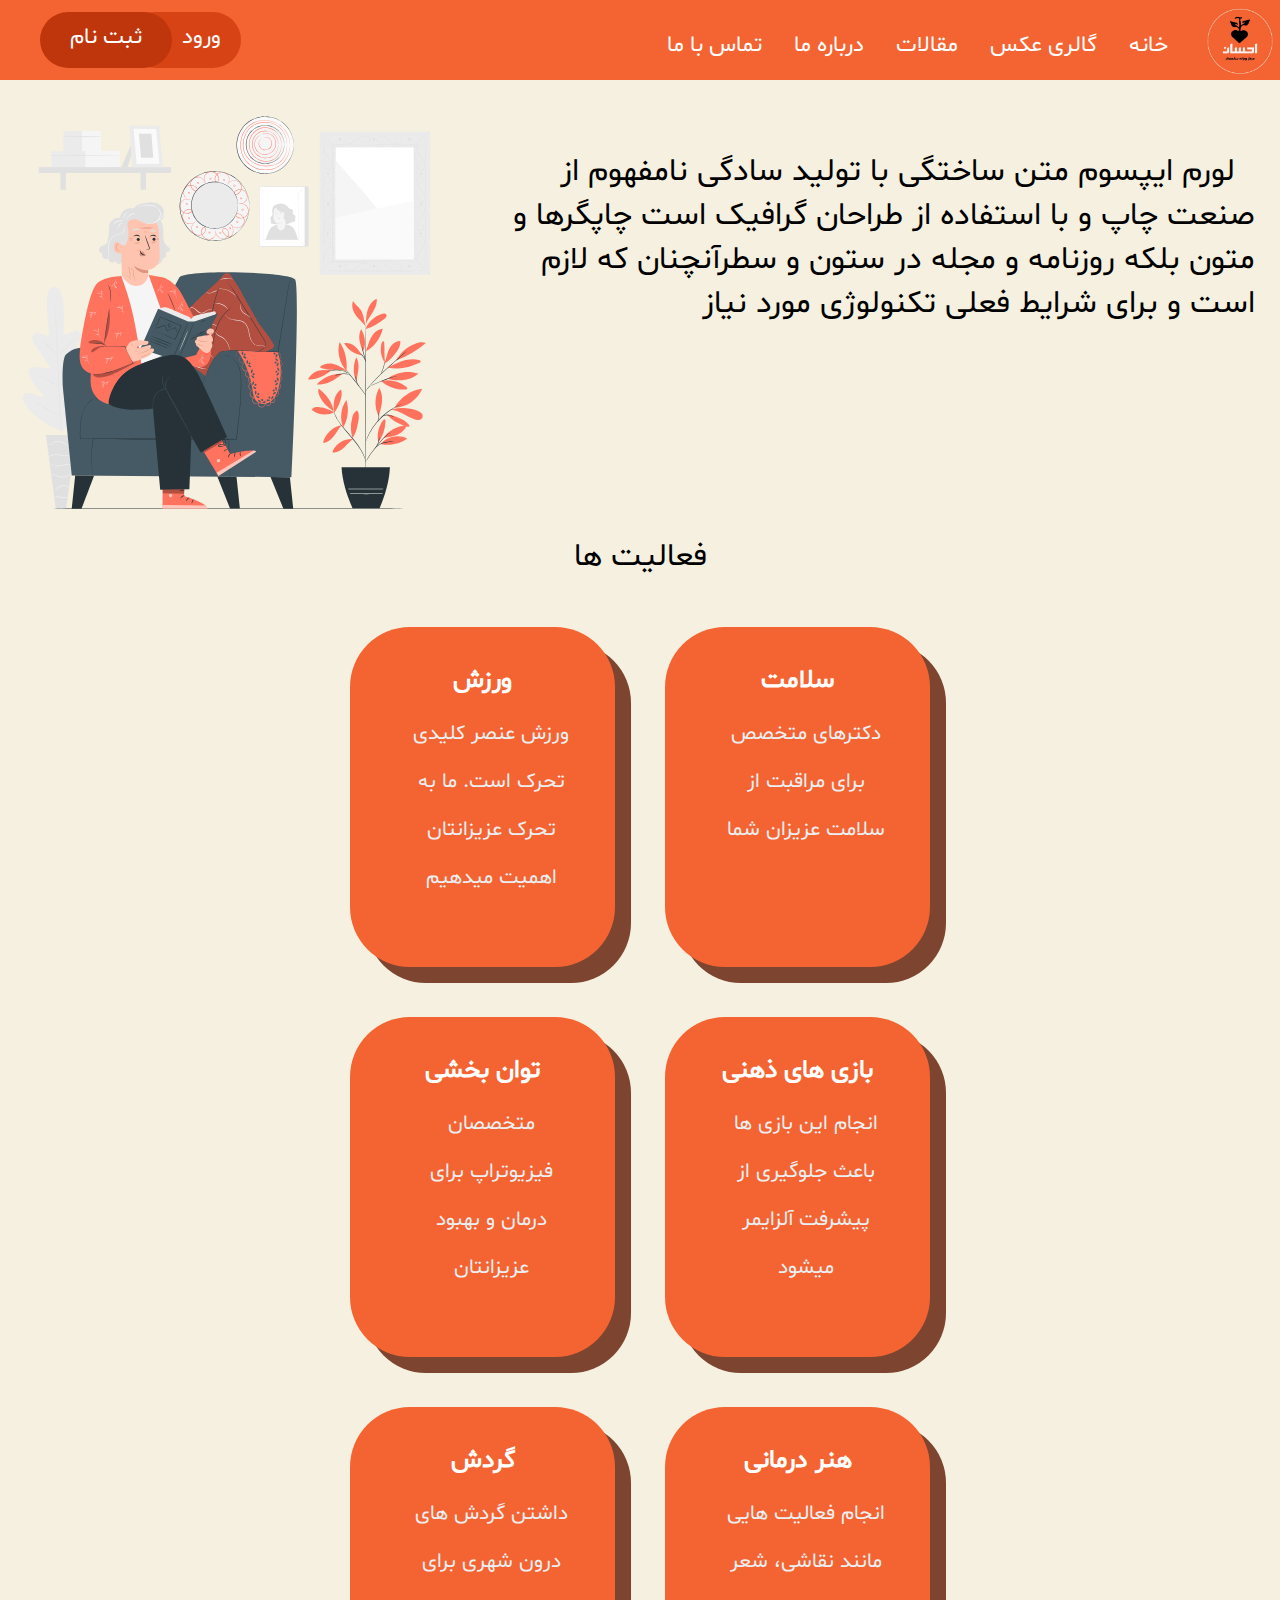
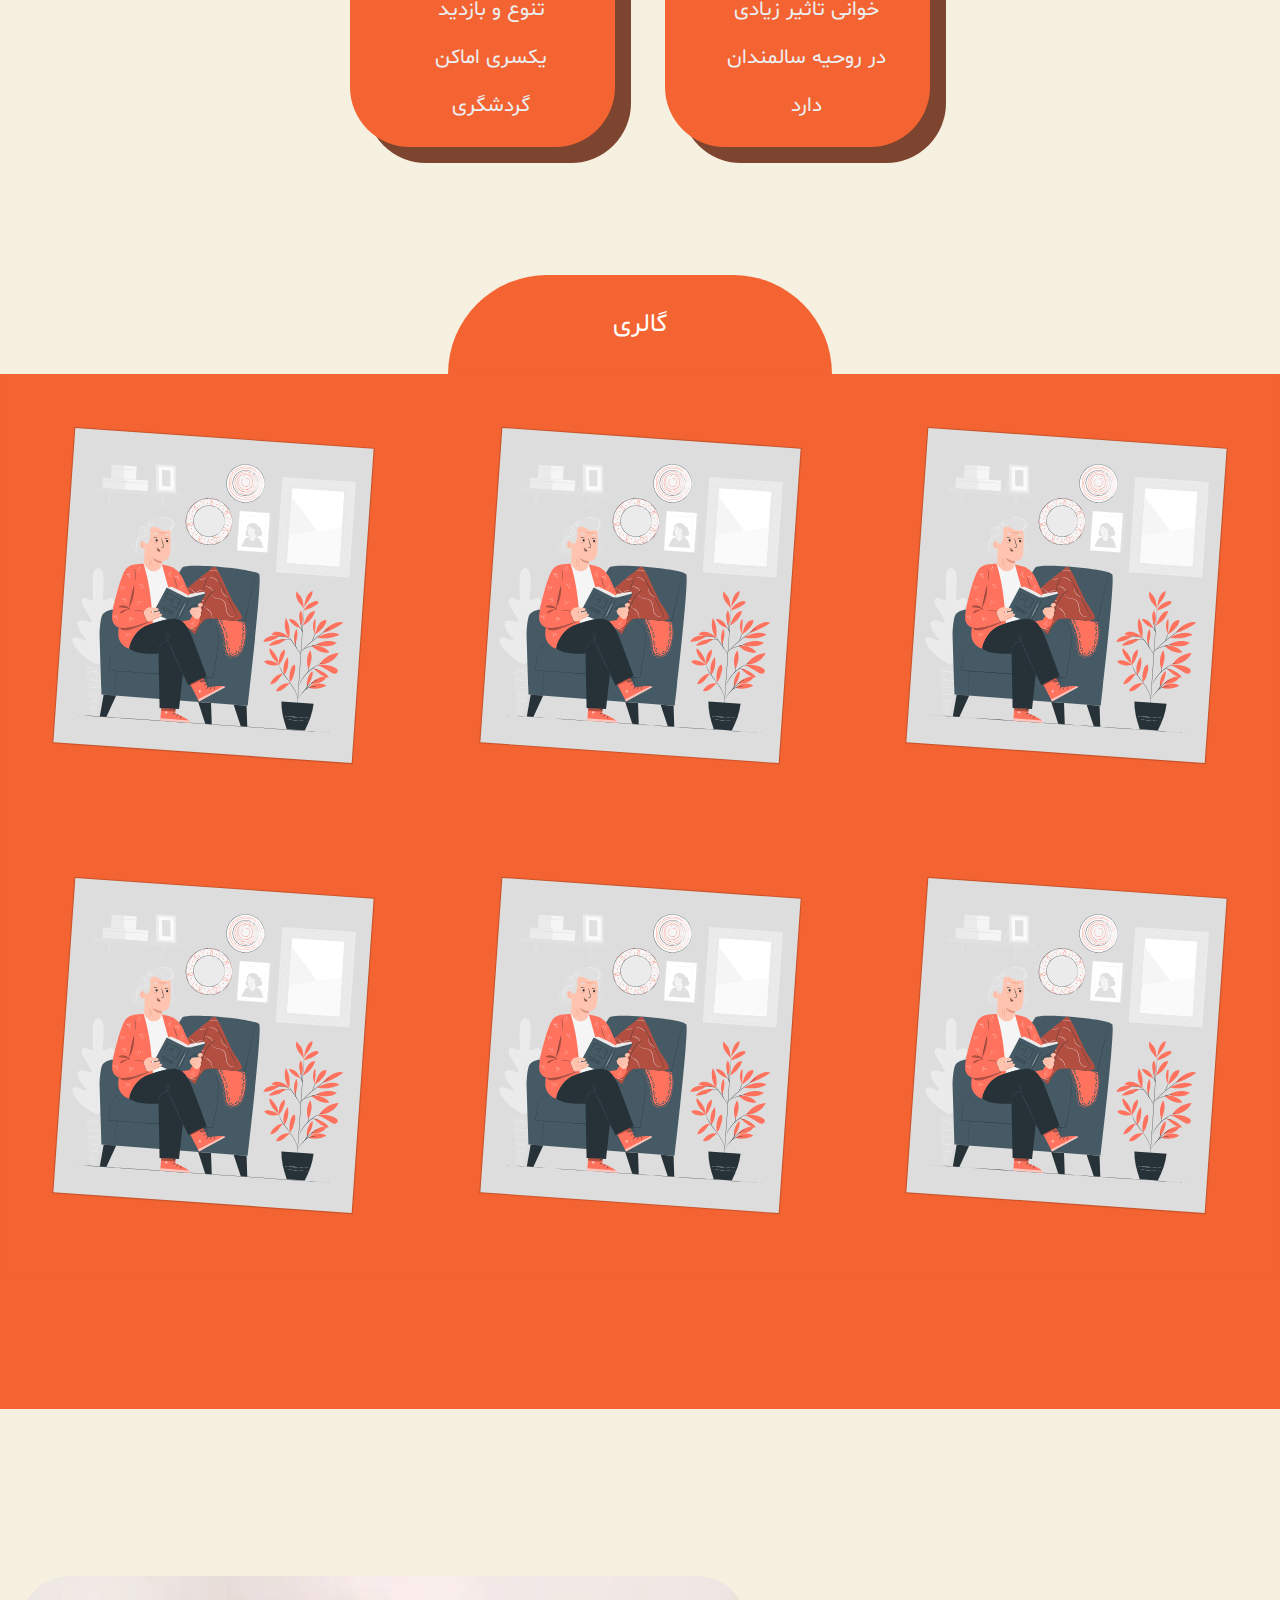
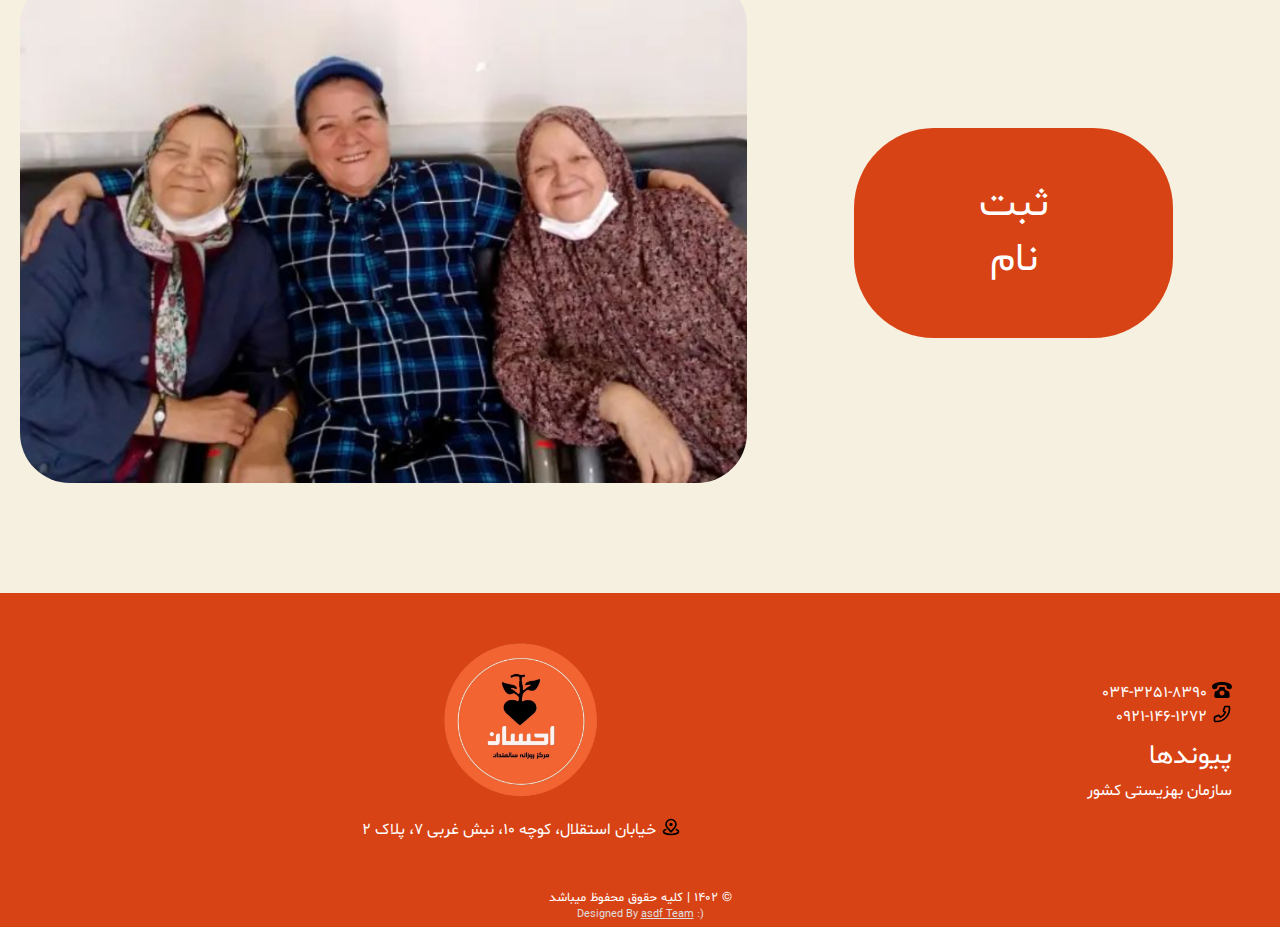
<file: index.html>
<!DOCTYPE html>
<html lang="fa" dir="rtl">
<head>
    <meta charset="UTF-8">
    <meta name="viewport" content="width=device-width, initial-scale=1.0">
    <link rel="stylesheet" href="style.css">
    <link rel="shortcut icon" href="content/ehsanelderly_LOGO-transparent.ico" type="image/x-icon">
    <script src="Ham.js"></script>
    <title>مرکز روزانه سالمندان احسان</title>
</head>
<body>
    <header>        
        <div class="main_header">
            <button class="hamburger">
                <div class="bar"></div>
            </button>
            <nav class="navbar">
                <div class="header">
                    <ul>
                        <li class="logo_image"><a href="index.html" id="logo-header"><img src="content/ehsanelderly_LOGO.png" alt="logo"></a></li>
                        <li class="home_nav"><a href="index.html">خانه</a></li>
                        <li class="gallery_nav"><a href="gallery/gallery.html">گالری عکس</a></li>
                        <li class="article_nav"><a href="article.html">مقالات</a></li>
                        <li class="about_nav"><a href="#">درباره ما</a></li>
                        <li class="contact_nav"><a href="#">تماس با ما</a></li>
                    </ul>
                </div>
            </nav>
            <div class="login_signup">
                <div class="loginbtn"><a href="login/login.html">ورود</a></div>
                <div class="signupbtn"><a href="signup/signup.html">ثبت نام</a></div>
            </div>
            <nav class="mobile-nav">
                <a href="index.html" id="ham-logo"><img src="content/ehsanelderly_LOGO-transparent.png" alt="logo"></a>
                <a href="index.html">خانه</a>
                <a href="gallery/gallery.html">گالری عکس</a>
                <a href="article.html">مقالات</a>
                <a href="#">درباره ما</a>
                <a href="#">تماس با ما</a>
            </nav>
        </div>
    </header>
    <main>
        <div class="container">
            <div class="maincontent">
                <div class="maincontent_text"><span class="maincontent_text">لورم ایپسوم متن ساختگی با تولید سادگی نامفهوم از صنعت چاپ و با استفاده از طراحان گرافیک است چاپگرها و متون بلکه روزنامه و مجله در ستون و سطرآنچنان که لازم است و برای شرایط فعلی تکنولوژی مورد نیاز </span></div>
                <div class="maincontent_img"><img src="content/Free-vector-grandma.svg" alt="svg image" class="maincontent_img"></div>
            </div>
            <div class="activity_title"><span>فعالیت ها</span></div>
            <div class="activities">
                <div class="activitybox">
                    <span class="activitybox_title">سلامت</span>
                    <p class="activitybox_description">دکترهای متخصص برای مراقبت از سلامت عزیزان شما</p>
                </div>
                <div class="activitybox">
                    <span class="activitybox_title">ورزش</span>
                    <p class="activitybox_description">ورزش عنصر کلیدی تحرک است. ما به تحرک عزیزانتان اهمیت میدهیم</p>
                </div>
                <div class="activitybox">
                    <span class="activitybox_title">بازی های ذهنی</span>
                    <p class="activitybox_description">انجام این بازی ها باعث جلوگیری از پیشرفت آلزایمر میشود</p>
                </div>
                <div class="activitybox">
                    <span class="activitybox_title">توان بخشی</span>
                    <p class="activitybox_description">متخصصان فیزیوتراپ برای درمان و بهبود عزیزانتان</p>
                </div>
                <div class="activitybox">
                    <span class="activitybox_title">هنر درمانی</span>
                    <p class="activitybox_description">انجام فعالیت هایی مانند نقاشی، شعر خوانی تاثیر زیادی در روحیه سالمندان دارد</p>
                </div>
                <div class="activitybox">
                    <span class="activitybox_title">گردش</span>
                    <p class="activitybox_description">داشتن گردش های درون شهری برای تنوع و بازدید یکسری اماکن گردشگری</p>
                </div>
            </div>
            <div class="minigall_title"><div class="title_box"><a href="gallery/gallery.html">گالری</a></div></div>
            <div class="mini_gallery">
                <ul>
                    <li><a href="#"><img width="100%" src="content/Free-vector-grandma.svg" alt="gallery image"></a></li>
                    <li><a href="#"><img width="100%" src="content/Free-vector-grandma.svg" alt="gallery image"></a></li>
                    <li><a href="#"><img width="100%" src="content/Free-vector-grandma.svg" alt="gallery image"></a></li>
                    <li><a href="#"><img width="100%" src="content/Free-vector-grandma.svg" alt="gallery image"></a></li>
                    <li><a href="#"><img width="100%" src="content/Free-vector-grandma.svg" alt="gallery image"></a></li>
                    <li><a href="#"><img width="100%" src="content/Free-vector-grandma.svg" alt="gallery image"></a></li>
                </ul>
            </div>
            <div class="container_signup">
                <div class="container_signupbtn"><div><a href="signup/signup.html">ثبت نام</a></div></div>
                <div class="container_backimg"><img src="content/maincontent_img2.png" alt=""></div>
            </div>
        </div>
    </main>
    <footer>
        <div class="footer">
            <div class="footer-right">
                <p><img class="footer-icon" style="width: 20px;height: 20px;" src="content/old-phone-svgrepo-com.svg" alt=""><a href="tel:+983432518390">034-3251-8390</a></p>
                <p><img class="footer-icon" style="width: 20px;height: 20px;" src="content/phone-flip-svgrepo-com.svg" alt=""><a href="tel:+989211461272">0921-146-1272</a></p>
                <p class="links-title">پیوندها</p>
                <p><a href="https://www.behzisti.ir/">سازمان بهزیستی کشور</a></p>
                
            </div>
            <div class="footer-left">
                <img src="content/ehsanelderly_LOGO-transparent.png" alt="footer logo">
                <p><img class="footer-icon" style="width: 20px;height: 20px;" src="content/map-pin-alt-svgrepo-com.svg" alt="">خیابان استقلال، کوچه 10، نبش غربی 7، پلاک 2</p>
            </div>
        </div>
        <div class="copyright">
            <p>&copy; 1402 | کلیه حقوق محفوظ میباشد </p>
            <p class="designers">&#40;: Designed By <a href="https://github.com/asdf-ITeam">asdf Team</a></p>
        </div>
    </footer>
</body>
</html>
</file>
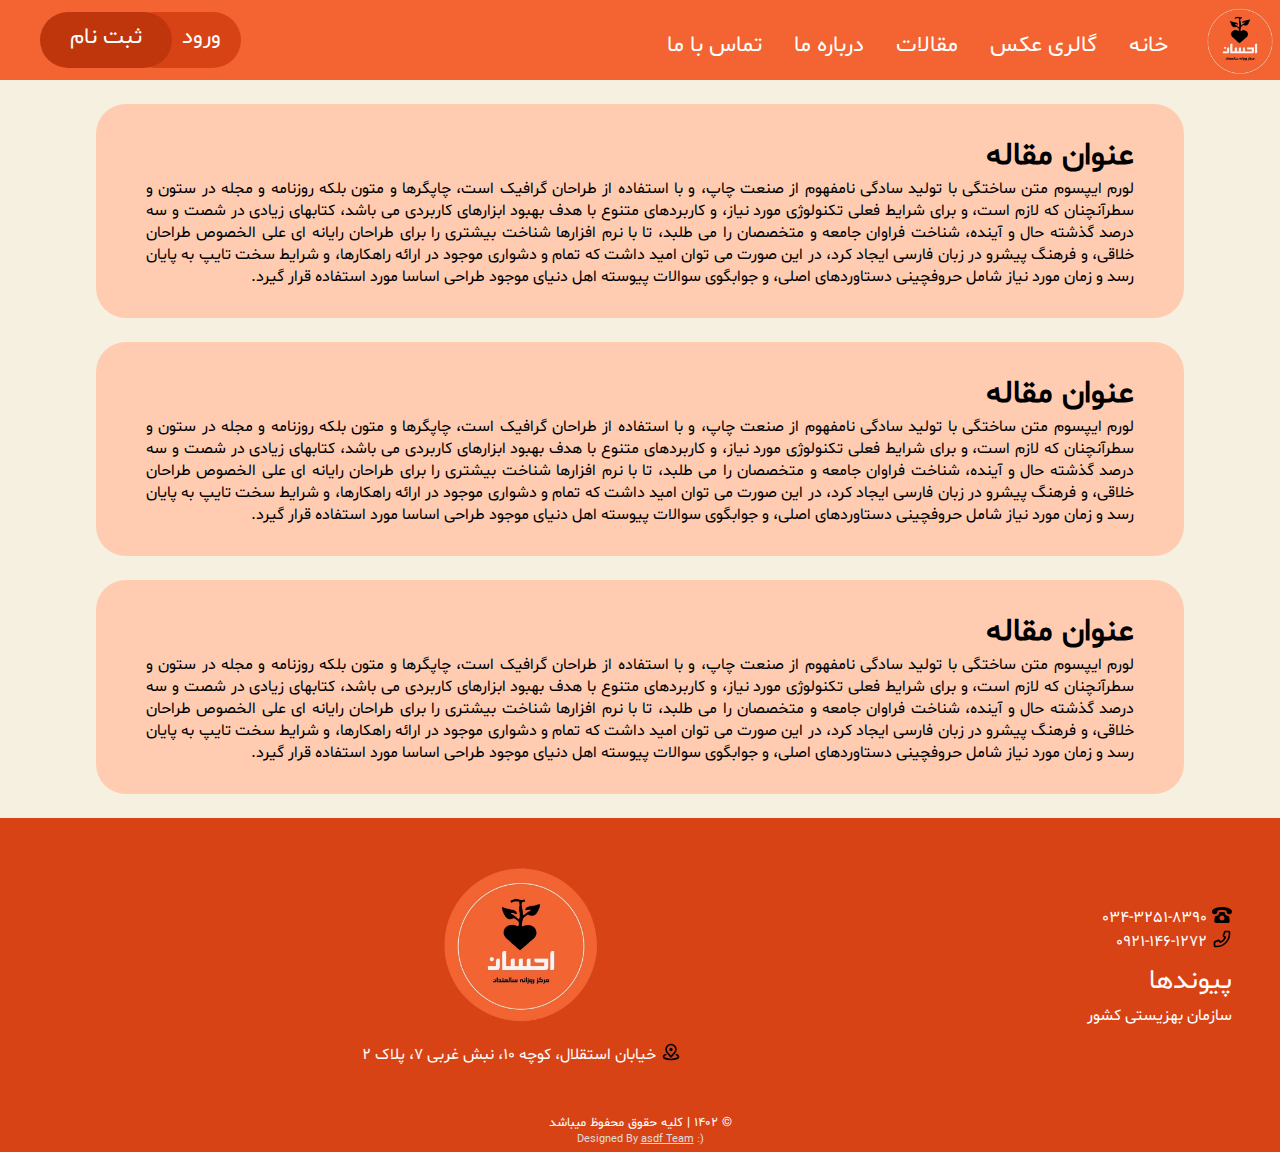
<file: article.html>
<!DOCTYPE html>
<html lang="fa" dir="rtl">
<head>
    <meta charset="UTF-8">
    <meta name="viewport" content="width=device-width, initial-scale=1.0">
    <link rel="stylesheet" href="style.css">
    <script src="Ham.js"></script>
    <link rel="shortcut icon" href="content/ehsanelderly_LOGO-transparent.ico" type="image/x-icon">
    <title>مقالات</title>
</head>
<body>
    <header>        
        <div class="main_header">
            <button class="hamburger">
                <div class="bar"></div>
            </button>
            <nav class="navbar">
                <div class="header">
                    <ul>
                        <li class="logo_image"><a href="index.html" id="logo-header"><img src="content/ehsanelderly_LOGO.png" alt="logo"></a></li>
                        <li class="home_nav"><a href="index.html">خانه</a></li>
                        <li class="gallery_nav"><a href="gallery/gallery.html">گالری عکس</a></li>
                        <li class="article_nav"><a href="article.html">مقالات</a></li>
                        <li class="about_nav"><a href="#">درباره ما</a></li>
                        <li class="contact_nav"><a href="#">تماس با ما</a></li>
                    </ul>
                </div>
            </nav>
            <div class="login_signup">
                <div class="loginbtn"><a href="login/login.html">ورود</a></div>
                <div class="signupbtn"><a href="signup/signup.html">ثبت نام</a></div>
            </div>
            <nav class="mobile-nav">
                <a href="index.html" id="ham-logo"><img src="content/ehsanelderly_LOGO-transparent.png" alt="logo"></a>
                <a href="index.html">خانه</a>
                <a href="gallery/gallery.html">گالری عکس</a>
                <a href="article.html">مقالات</a>
                <a href="#">درباره ما</a>
                <a href="#">تماس با ما</a>
            </nav>
        </div>
    </header>
    <main>
        <div class="articles">
            <article>
                <a class="title" href="#">عنوان مقاله</a>
                <p class="context">لورم ایپسوم متن ساختگی با تولید سادگی نامفهوم از صنعت چاپ، و با استفاده از طراحان گرافیک است، چاپگرها و متون بلکه روزنامه و مجله در ستون و سطرآنچنان که لازم است، و برای شرایط فعلی تکنولوژی مورد نیاز، و کاربردهای متنوع با هدف بهبود ابزارهای کاربردی می باشد، کتابهای زیادی در شصت و سه درصد گذشته حال و آینده، شناخت فراوان جامعه و متخصصان را می طلبد، تا با نرم افزارها شناخت بیشتری را برای طراحان رایانه ای علی الخصوص طراحان خلاقی، و فرهنگ پیشرو در زبان فارسی ایجاد کرد، در این صورت می توان امید داشت که تمام و دشواری موجود در ارائه راهکارها، و شرایط سخت تایپ به پایان رسد و زمان مورد نیاز شامل حروفچینی دستاوردهای اصلی، و جوابگوی سوالات پیوسته اهل دنیای موجود طراحی اساسا مورد استفاده قرار گیرد.</p>
            </article>
        </div>
        <div class="articles">
            <article>
                <a class="title" href="#">عنوان مقاله</a>
                <p class="context">لورم ایپسوم متن ساختگی با تولید سادگی نامفهوم از صنعت چاپ، و با استفاده از طراحان گرافیک است، چاپگرها و متون بلکه روزنامه و مجله در ستون و سطرآنچنان که لازم است، و برای شرایط فعلی تکنولوژی مورد نیاز، و کاربردهای متنوع با هدف بهبود ابزارهای کاربردی می باشد، کتابهای زیادی در شصت و سه درصد گذشته حال و آینده، شناخت فراوان جامعه و متخصصان را می طلبد، تا با نرم افزارها شناخت بیشتری را برای طراحان رایانه ای علی الخصوص طراحان خلاقی، و فرهنگ پیشرو در زبان فارسی ایجاد کرد، در این صورت می توان امید داشت که تمام و دشواری موجود در ارائه راهکارها، و شرایط سخت تایپ به پایان رسد و زمان مورد نیاز شامل حروفچینی دستاوردهای اصلی، و جوابگوی سوالات پیوسته اهل دنیای موجود طراحی اساسا مورد استفاده قرار گیرد.</p>
            </article>
        </div>
        <div class="articles">
            <article>
                <a class="title" href="#">عنوان مقاله</a>
                <p class="context">لورم ایپسوم متن ساختگی با تولید سادگی نامفهوم از صنعت چاپ، و با استفاده از طراحان گرافیک است، چاپگرها و متون بلکه روزنامه و مجله در ستون و سطرآنچنان که لازم است، و برای شرایط فعلی تکنولوژی مورد نیاز، و کاربردهای متنوع با هدف بهبود ابزارهای کاربردی می باشد، کتابهای زیادی در شصت و سه درصد گذشته حال و آینده، شناخت فراوان جامعه و متخصصان را می طلبد، تا با نرم افزارها شناخت بیشتری را برای طراحان رایانه ای علی الخصوص طراحان خلاقی، و فرهنگ پیشرو در زبان فارسی ایجاد کرد، در این صورت می توان امید داشت که تمام و دشواری موجود در ارائه راهکارها، و شرایط سخت تایپ به پایان رسد و زمان مورد نیاز شامل حروفچینی دستاوردهای اصلی، و جوابگوی سوالات پیوسته اهل دنیای موجود طراحی اساسا مورد استفاده قرار گیرد.</p>
            </article>
        </div>
    </main>
    <footer>
        <div class="footer">
            <div class="footer-right">
                <p><img class="footer-icon" style="width: 20px;height: 20px;" src="content/old-phone-svgrepo-com.svg" alt=""><a href="tel:+983432518390">034-3251-8390</a></p>
                <p><img class="footer-icon" style="width: 20px;height: 20px;" src="content/phone-flip-svgrepo-com.svg" alt=""><a href="tel:+989211461272">0921-146-1272</a></p>
                <p class="links-title">پیوندها</p>
                <p><a href="https://www.behzisti.ir/">سازمان بهزیستی کشور</a></p>
                
            </div>
            <div class="footer-left">
                <img src="content/ehsanelderly_LOGO-transparent.png" alt="footer logo">
                <p><img class="footer-icon" style="width: 20px;height: 20px;" src="content/map-pin-alt-svgrepo-com.svg" alt="">خیابان استقلال، کوچه 10، نبش غربی 7، پلاک 2</p>
            </div>
        </div>
        <div class="copyright">
            <p>&copy; 1402 | کلیه حقوق محفوظ میباشد </p>
            <p class="designers">&#40;: Designed By <a href="https://github.com/asdf-ITeam">asdf Team</a></p>
        </div>
    </footer>
</body>
</html>
</file>
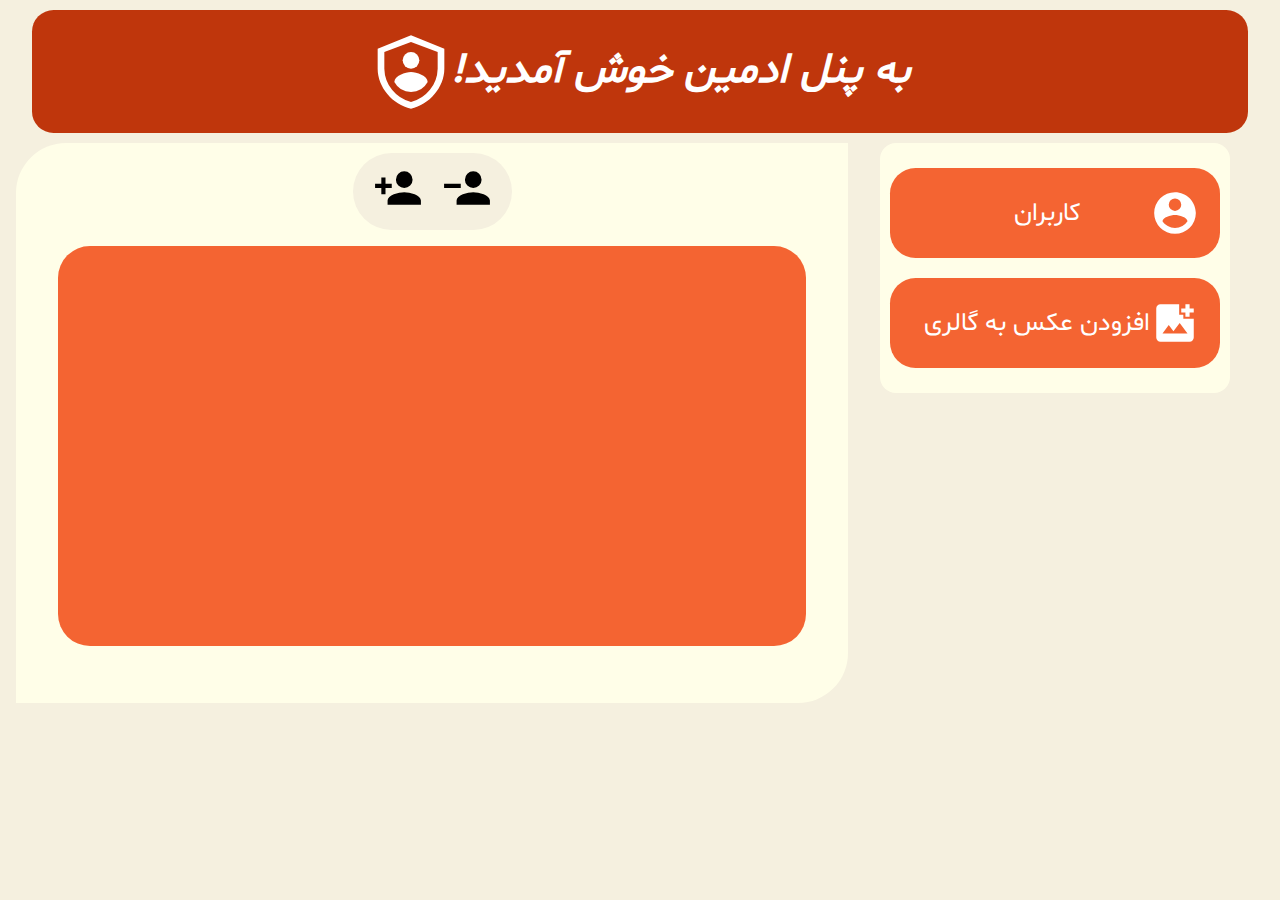
<file: AdminPanel/AdminPanel.html>
<!DOCTYPE html>
<html lang="fa" dir="rtl">
<head>
    <meta charset="UTF-8">
    <meta name="viewport" content="width=device-width, initial-scale=1.0">
    <link rel="stylesheet" href="style.css">
    <link rel="shortcut icon" href="../content/admin-outlined-white2.ico" type="image/x-icon">
    <script src="script.js"></script>
    <title>Admin Panel</title>
</head>
<body>
    <header>
        <div class="header">
            <span class="title">به پنل ادمین خوش آمدید!</span>
            <img src="../content/admin-outlined-white.svg" alt="admin_svg" class="admin_img">
        </div>
    </header>
    <main>
        <div class="container">

            <div class="side_btn">
                <div class="users_btn">
                    <img src="../content/account-circle-white.svg" alt="user_svg">
                    <span>کاربران</span>
                </div>
                <div class="addphoto_btn">
                    <img src="../content/add-photo-alternate-white.svg" alt="photo_svg">
                    <span>افزودن عکس به گالری</span>
                </div>
            </div>
            <div class="centerbox">
                <div class="add_remove_btn">
                    <img src="../content/account-minus.svg"class="user_minus" alt="remove-user">
                    <img src="../content/account-plus.svg" class="user_plus" alt="add-user">
                </div>
                <div class="user_list">
                    <div class="user_list_title isnt_active">
                        <div><span>نام کاربری</span></div>
                        <div><span>رمز عبور</span></div>
                    </div>
                    <!-- For Iteration on User List -->
                    <div class="user_list_detail isnt_active">
                        <div><span>username</span></div>
                        <div><span>password</span></div>
                    </div>
                    <div class="seprator isnt_active" ></div>
                    <!-- End of Loop -->
                    <form action="">
                        <div class="add_user isnt_active">
                            <div class="add_user_title"><p>افزودن کاربر</p></div>
                            <div class="add_user_input">
                                <label for="newusername">نام کاربری</label>
                                <input id="newusername" name="newusername" type="tel" 
                                pattern="[0]{1}[9]{1}[0-9]{2}[0-9]{3}[0-9]{4}" 
                                placeholder="شماره موبایل"
                                required                         
                                >
                                <label for="newpassword">رمز عبور</label>
                                <input id="newpassword" name="newpassword" type="password"
                                pattern="^(?=.*\d)(?=.*[a-z])(?=.*[A-Z])(?=.*[!,@,$,%]).{6,}$"
                                required 
                                minlength="6" 
                                placeholder="رمز عبور"                        
                                >
                            </div>
                            <div class="newuser_btn">
                                <button type="submit">ثبت</button>
                            </div>
                        </div>
                    </form>
                    <form action="">
                        <div class="remove_user isnt_active">
                            <div class="add_user_title"><p>حذف کاربر</p></div>
                            <div class="add_user_input">
                                <label for="username">نام کاربری</label>
                                <input id="username" name="username" type="tel" 
                                pattern="[0]{1}[9]{1}[0-9]{2}[0-9]{3}[0-9]{4}" 
                                placeholder="شماره موبایل"
                                required                         
                                >
                            </div>
                            <div class="removeuser_btn">
                                <button type="submit">تایید</button>
                            </div>
                        </div>
                    </form>
                </div>
            </div>
        </div>
    </main>
</body>
</html>
</file>
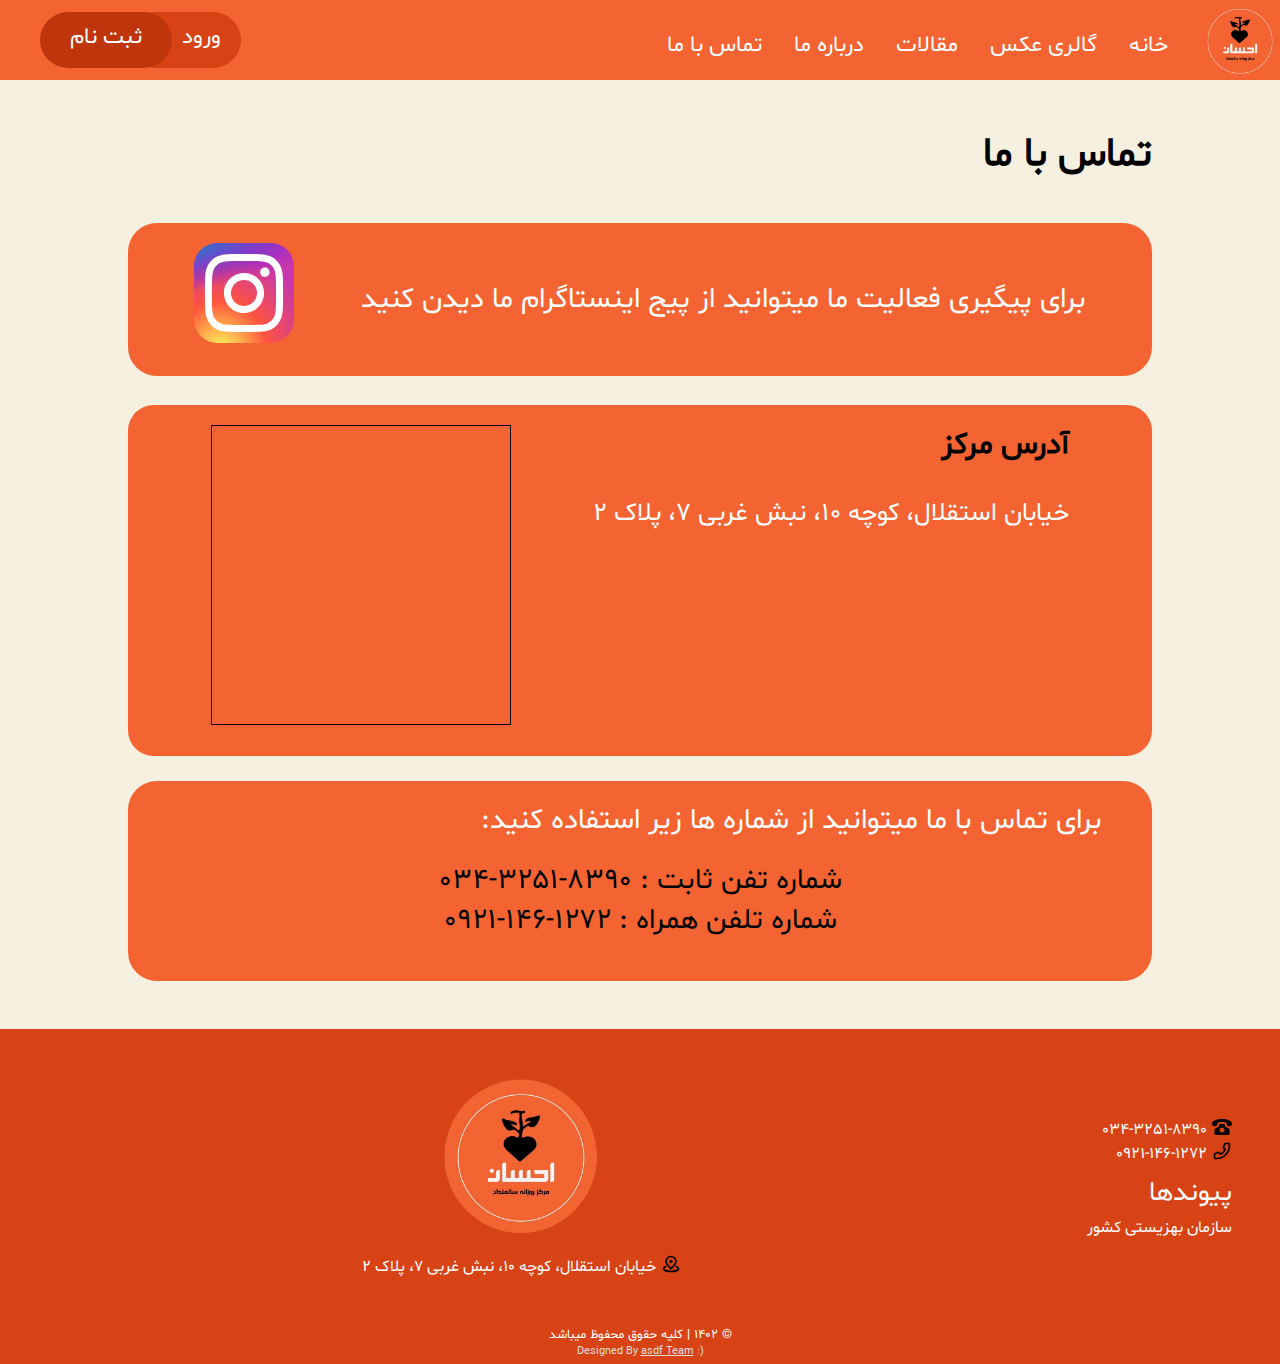
<file: Contact_Us/ContactUs.html>
<!DOCTYPE html>
<html lang="fa" dir="rtl">
<head>
    <meta charset="UTF-8">
    <meta name="viewport" content="width=device-width, initial-scale=1.0">
    <link rel="stylesheet" href="contact_us.css">
    <link rel="shortcut icon" href="../content/ehsanelderly_LOGO-transparent.ico" type="image/x-icon">
    <script src="../Ham.js"></script>
    <title>مرکز روزانه سالمندان احسان</title>
</head>
<body>
    <header>        
        <div class="main_header">
            <button class="hamburger">
                <div class="bar"></div>
            </button>
            <nav class="navbar">
                <div class="header">
                    <ul>
                        <li class="logo_image"><a href="../index.html" id="logo-header"><img src="../content/ehsanelderly_LOGO.png" alt="logo"></a></li>
                        <li class="home_nav"><a href="../index.html">خانه</a></li>
                        <li class="gallery_nav"><a href="../gallery/gallery.html">گالری عکس</a></li>
                        <li class="article_nav"><a href="../article.html">مقالات</a></li>
                        <li class="about_nav"><a href="#">درباره ما</a></li>
                        <li class="contact_nav"><a href="ContactUs.html">تماس با ما</a></li>
                    </ul>
                </div>
            </nav>
            <div class="login_signup">
                <div class="loginbtn"><a href="../login/login.html">ورود</a></div>
                <div class="signupbtn"><a href="../signup/signup.html">ثبت نام</a></div>
            </div>
            <nav class="mobile-nav">
                <a href="../index.html" id="ham-logo"><img src="../content/ehsanelderly_LOGO-transparent.png" alt="logo"></a>
                <a href="../index.html">خانه</a>
                <a href="../gallery/gallery.html">گالری عکس</a>
                <a href="../article.html">مقالات</a>
                <a href="#">درباره ما</a>
                <a href="ContactUs.html">تماس با ما</a>
            </nav>
        </div>
    </header>

    <main>
        <div class="description">
            <h2 class="description_title">تماس با ما</h2>
            <div class="insta_des">
                <div><p>برای پیگیری فعالیت ما میتوانید از پیج اینستاگرام ما دیدن کنید</p></div>
                <div><a href="https://www.instagram.com/ehsanelderly"><img src="../content/skill-icons--instagram.svg" alt="instagram_logo"></a></div>
            </div>
            <div class="location">
                <div>
                    <p class="location_title">آدرس مرکز </p>
                    <p>خیابان استقلال، کوچه 10، نبش غربی 7، پلاک 2</p>
                </div>
                <div><iframe src="https://www.openstreetmap.org/export/embed.html?bbox=57.050054669380195%2C30.281611454578545%2C57.05695331096649%2C30.284742963144243&amp;layer=mapnik" style="border: 1px solid black"></iframe></div>    
            </div>
            <div class="phone">
                <div><p>برای تماس با ما میتوانید از شماره ها زیر استفاده کنید:</p></div>
                <div class="phone_num">
                    <div>
                        <span>شماره تفن ثابت :</span>
                        <a dir="ltr" href="tel:+983432518390">034-3251-8390</a>
                    </div>
                    <div>
                        <span>شماره تلفن همراه :</span>
                        <a dir="ltr" href="tel:+989211461272">0921-146-1272</a>
                    </div>
                </div>
            </div>
        </div>
    </main>

    <footer>
        <div class="footer">
            <div class="footer-right">
                <p><img class="footer-icon" style="width: 20px;height: 20px;" src="../content/old-phone-svgrepo-com.svg" alt=""><a href="tel:+983432518390">034-3251-8390</a></p>
                <p><img class="footer-icon" style="width: 20px;height: 20px;" src="../content/phone-flip-svgrepo-com.svg" alt=""><a href="tel:+989211461272">0921-146-1272</a></p>
                <p class="links-title">پیوندها</p>
                <p><a href="https://www.behzisti.ir/">سازمان بهزیستی کشور</a></p>
                
            </div>
            <div class="footer-left">
                <img src="../content/ehsanelderly_LOGO-transparent.png" alt="footer logo">
                <p><img class="footer-icon" style="width: 20px;height: 20px;" src="../content/map-pin-alt-svgrepo-com.svg" alt="">خیابان استقلال، کوچه 10، نبش غربی 7، پلاک 2</p>
            </div>
        </div>
        <div class="copyright">
            <p>&copy; 1402 | کلیه حقوق محفوظ میباشد </p>
            <p class="designers">&#40;: Designed By <a href="https://github.com/asdf-ITeam">asdf Team</a></p>
        </div>
    </footer>
</body>
</html>
</file>
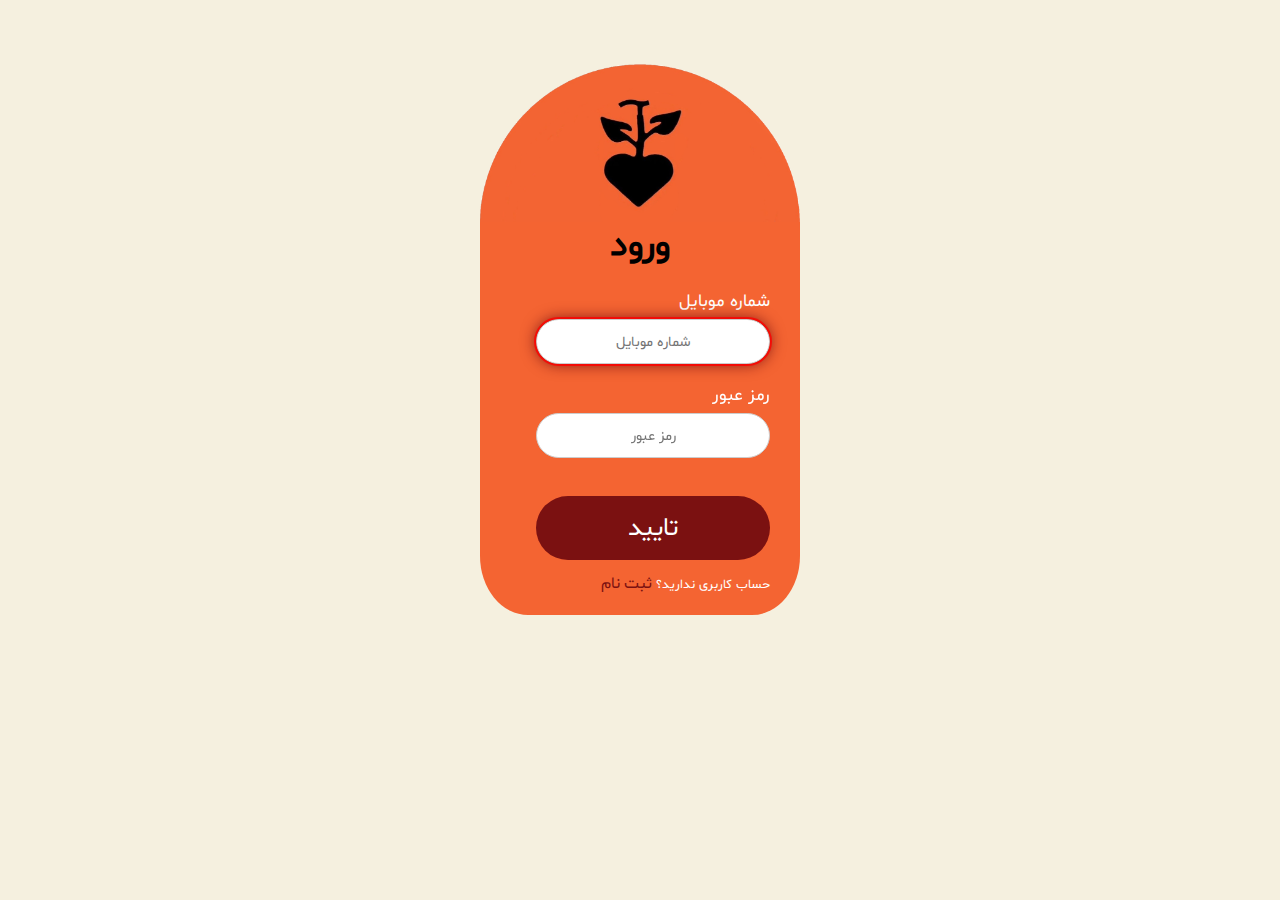
<file: login/login.html>
<!DOCTYPE html>
<html lang="fa" dir="rtl">
<head>
    <meta charset="UTF-8">
    <meta name="viewport" content="width=device-width, initial-scale=1.0">
    <link rel="stylesheet" href="style.css">
    <link rel="shortcut icon" href="../content/ehsanelderly_LOGO-transparent.ico" type="image/x-icon">
    <title>ورود</title>
</head>
<body>
    <div class="container">
        <div class="backimg"><img src="../content/ehsanelderly_Half-LOGO - Copy.png" alt=""></div>
        <div class="login-form">
            <div class="title">
                <h2>ورود</h2>
            </div>
            <form action="">
                <div class="form">
                    <div class="input1">
                        <label for="phone-number">شماره موبایل</label>
                        <input id="phone-number" name="phone-number" type="tel" 
                        pattern="[0]{1}[9]{1}[0-9]{2}[0-9]{3}[0-9]{4}" 
                        placeholder="شماره موبایل"
                        required
                        autofocus 
                        >
                    </div>
                    <div class="input2">
                        <label for="password">رمز عبور</label>
                        <input id="password" name="password" type="password"
                        pattern="^(?=.*\d)(?=.*[a-z])(?=.*[A-Z])(?=.*[!,@,$,%]).{6,}$"
                        required 
                        minlength="6" 
                        placeholder="رمز عبور"                        
                        >
                    </div>
                    <div class="submit">
                        <button type="submit">تایید</button>
                    </div>
                </div>
                <div class="link-signup">
                    <span class="section1">حساب کاربری ندارید؟ <a href="../signup/signup.html">ثبت نام</a></span>
                </div>                
            </form>
        </div>
    </div>
</body>
</html>
</file>
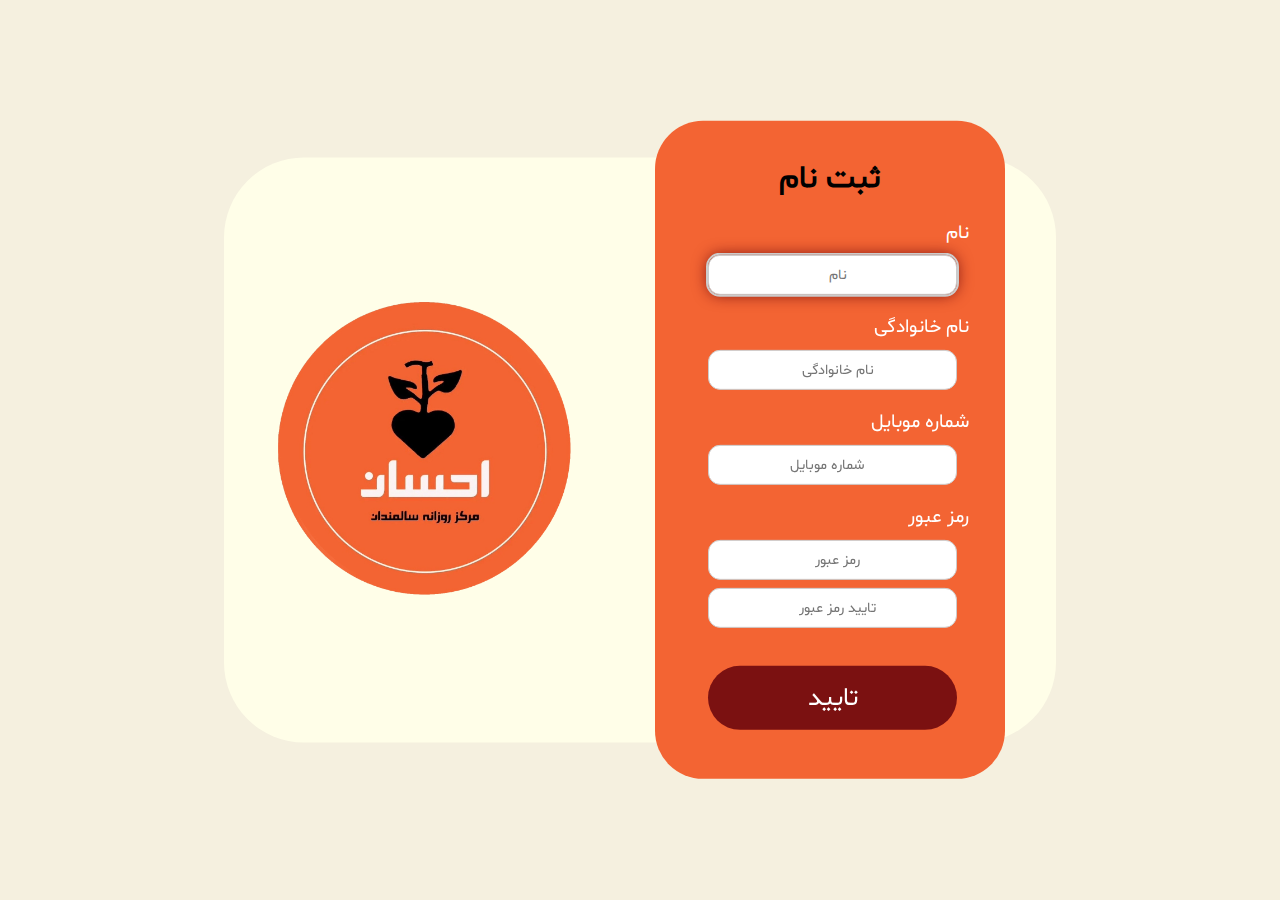
<file: signup/signup.html>
<!DOCTYPE html>
<html lang="fa" dir="rtl">
<head>
    <meta charset="UTF-8">
    <meta name="viewport" content="width=device-width, initial-scale=1.0">
    <link rel="stylesheet" href="signup.css"><link rel="shortcut icon" href="../content/ehsanelderly_LOGO-transparent.ico" type="image/x-icon">
    <title>ثبت نام</title>
</head>
<body>
    <div class="backbox"></div>
    <div class="container">
        <div class="content">
            <div class="title">
                <h2>ثبت نام</h2>
            </div>
            <div class="form">
                <form action="">
                    <div class="input1">
                        <label for="name">نام</label>
                        <input id="name" name="name" type="text" placeholder="نام" autofocus required>
                    </div>
                    <div class="input2">
                        <label for="last_name">نام خانوادگی</label>
                        <input id="last_name" name="last_name" type="text" placeholder="نام خانوادگی" required>
                    </div>
                    <div class="input3">
                        <label for="phone-number">شماره موبایل</label>
                        <input id="phone-number" name="phone-number" type="tel" 
                        pattern="[0]{1}[9]{1}[0-9]{2}[0-9]{3}[0-9]{4}" 
                        placeholder="شماره موبایل"
                        required                         
                        >
                    </div>
                    <div class="input4">
                        <label for="password">رمز عبور</label>
                        <input id="password" name="password" type="password"
                        pattern="^(?=.*\d)(?=.*[a-z])(?=.*[A-Z])(?=.*[!,@,$,%]).{6,}$"
                        required 
                        minlength="6"
                        placeholder="رمز عبور"                        
                        >
                        <input id="password-confirm" name="password-confirm" type="password"
                        pattern="^(?=.*\d)(?=.*[a-z])(?=.*[A-Z])(?=.*[!,@,$,%]).{6,}$"
                        required 
                        minlength="6" 
                        placeholder="تایید رمز عبور"                        
                        >
                    </div>
                    <div class="submit">
                        <button type="submit">تایید</button>
                    </div>
                </form>
            </div> 
        </div>
        <div class="logo">
            <a href="../index.html"><img src="../content/ehsanelderly_LOGO-transparent.png" alt="Logo Image" class="logo-img"></a>
        </div>
    </div>
</body>
</html>
</file>
<file: style.css>
*{
    padding: 0;
    margin: 0;
}
@font-face{
    font-family: "Shabnam-FD";
    src: url(fonts/Shabnam-FD.woff2) format("woff2");
}
body{
    background-color: #F5F0DF ;
    font-family: Shabnam-FD;
}
.main_header{
    background-color: #F46432;
    display: flex;
    flex-direction: row;
    align-items: center;
    justify-content: space-between;
}
.header{
    width: 100%;
    height: 80px;
    display: flex;
    flex-wrap: wrap;
    flex-direction: row;
    justify-content: flex-start;
}
.header ul{
    list-style: none;
    display: flex;
    flex-wrap: wrap;
    flex-direction: row;
    justify-content: flex-start;
    align-items:center ;
    gap: 2em;
}
.header li{
    display: inherit;
    list-style: none;
    text-decoration: none;
    color: #fff;
    font-size: 1.4rem;
}
.header li a{
    color: #fff;
    text-decoration: none;
    position: relative;
}
.header li a::after{
    content: '';
    position: absolute;
    display: block;
    height: .1em;
    width: 0%;
    background-color: #fff;
    bottom: -0.5em;
    transition: all ease-in-out 200ms;

}
.header li a:hover{
    font-weight: 500;
}
.header li a:hover::after{
    width: 100%;
}
#logo-header:hover::after{
    width: 0%;
}
.logo_image img{
    height: 80px;
    width: auto;
}
.login_signup{
    margin-left: 40px;
    font-size: 1.4rem;
    display: flex;
    flex-direction: row;
    flex-wrap: nowrap;
    justify-content: center;
    align-items: center;
}
.login_signup a{
    color: #fff;
    text-decoration: none;    
}
.loginbtn{
    display: flex;
    justify-content: center;
    align-items: center;
    background-color: #D84315;
    padding: 10px 20px;
    padding-bottom: 15px;
    border-radius: 30px;
    margin-left: -45px;
    padding-left: 55px;
}
.loginbtn:hover{
    cursor: pointer;
    background-color: #c9461e;
    transition: 0.2s;
}
.signupbtn{
    display: flex;
    justify-content: center;
    align-items: center;
    background-color: #BF360C;
    padding: 10px 30px;
    padding-bottom: 15px;
    border-radius: 30px;
}
.signupbtn:hover{
    cursor: pointer;
    background-color: #a73009;
    transition: 0.2s;
}

.hamburger{
    position: relative;
    display: block;
    width: 35px;
    height: 35px;
    cursor: pointer;
    appearance: none;
    background: none;
    outline: none;
    border: none;
}
@media screen and (max-width: 850px) {
    .header{
        display: none;
    }
    .main_header{
        height: 4em;
    }
}
@media screen and (min-width: 850px) {
    .hamburger {
        display: none;
    }
}
.hamburger .bar , .hamburger:after , .hamburger:before{
    content: '';
    display:block;
    width: 100%;
    height: 5px;
    background-color: #fff;
    margin: 6px;
    margin-right: 10px;
    transition: 0.4s;
}
.hamburger.is-active:before{
    transform: rotate(-45deg) translate(-8px, 6px);
}
.hamburger.is-active:after{
    transform: rotate(45deg) translate(-9px, -8px);
}
.hamburger.is-active .bar{
    opacity: 0;
}
.mobile-nav{
    position: fixed;
    top: 4em;
    left: 100%;
    width: 100%;
    min-height: 100vh;
    display: block;
    z-index: 98;
    background-color: #eb4d2a;
    padding-top: 60px;
    transition: 0.4s;
}
.mobile-nav.is-active{
    left: 0;
}
.mobile-nav a{
    display: block;
    margin: 0px 50px;
    min-width: 200px;
    text-align: center;
    margin-bottom: 16px;
    padding: 12px 16px;
    background-color: #7B1111;
    color:#fff;
    text-decoration: none;
    border-radius: 5em;
}
.mobile-nav a:hover{
    background-color: #6b0f0f;
    transition: 0.2s;
}
.mobile-nav a img{
    width: 150px;
}
#ham-logo{
    background-color: transparent;
    padding: 0 16px;
    
}



.maincontent{
    width: 100%;
    display: flex;
    flex-wrap: nowrap;
    flex-direction: row;
    justify-content: space-evenly;
    gap: 30px;
}
.maincontent_text{
    max-width: 60vw;
    margin-right: 20px;
    margin-top: 40px;
    width: auto;
    padding-top: 30px;
    font-size: 2rem;
    text-justify: inter-word;
}
.maincontent_img{
    width: 35vw;    
}
.activity_title{
    text-align: center;
    width: 100%;
    font-size: 2rem;
    margin-bottom: 20px;
}
.activities{
    max-width: 100%;
    display: flex;
    flex-direction: row;
    justify-content: center;
    gap: 50px;
    flex-wrap: wrap;
    margin: 0 16%;
    margin-top: 3em;
    
}
.activitybox{
    box-sizing: border-box;
    background-color: #F46432;
    min-width: 30%;
    max-width: 300px;
    height: 370px;
    border-radius: 60px;
    box-shadow: 16px 16px #7D4430;
    padding: 10px 5%;
}
.activitybox_title{
    color:#fff;
    display: block;
    text-align: center;
    font-weight: bold;
    font-size: 1.6rem;
    margin-bottom: .5em;
    margin-top: 1em;
}
.activitybox_description{
    color: #ECEFF1;
    text-align: center;
    line-height: 3rem;
    font-size: 1.3rem;
    max-width: 90%;
}
@media screen and (max-width: 1400px){
    .activitybox{
        width: 265px;
        height: 340px;
    }
}
@media screen and (min-width: 1670px){
    .activities{
        margin: 0 20%;
    }
}
@media screen and (max-width: 1000px) {
    .maincontent_text{
        font-size: 1.5rem;
        width: 40%;
    }
    .login_signup{
        font-size: 1rem;
        margin-left: 10px;
    }
    .header li{
        font-size: 1.1rem;
    }
}
.minigall_title{
    display: flex;
    align-items: center;
    justify-content: center;
    width: 100%;
    font-size: 1.6rem;
    margin-top: 8rem;
}
.minigall_title a{
    
    color: #fff;
    text-decoration: none;

}
.title_box{
    display: flex;
    justify-content: center;
    align-items: center;
    padding: 2rem 0;
    background-color: #F46432;
    border-radius: 100px 100px 0 0;
    width: 30%;
}
.mini_gallery{
    
    max-width: 100vw;
    height:115vh;
    background-color: #F46432;
    overflow:hidden;
    margin: 0 0px;      
}
.mini_gallery ul{
    list-style: none;
    position:absolute;
    width:100%;
    height:100%;
    box-shadow:inset 0 0 1px rgba(0,0,0,.05);
}
.mini_gallery li{
    position:relative;
    float:left;
    width:33.33%;
    height:50%;
}
.mini_gallery li a{
    position:absolute;
    width:70%;
    height:70%;
    margin:15%;
    background:#ddd;
    box-shadow:0 0 1px 1px rgba(0,0,0,.2);
    transform:rotate(4deg);
    transition:all .5s ease-in-out;
    -webkit-transition:all .5s ease-in-out;
    -moz-transition:all .5s ease-in-out;
    -o-transition:all .5s ease-in-out;
    -ms-transition:all .5s ease-in-out;
}
.mini_gallery li a:hover{
    width:90%;
    height:90%;
    margin:5%;
    transform:rotate(0deg);
    background:#f5f5f5;
    box-shadow:0 0 10px 1px rgba(0,0,0,.5);
}
.container_signup{
    width: 100%;
    height: 80vh;
    margin-top: 4rem;
    display: flex;
    flex-direction: row;
    flex-wrap: nowrap;
    align-items: center;
}
.container_signupbtn{
    width: 50%;
}
.container_signupbtn div{
    background-color: #D84315;
    text-align: center;
    padding: 50px 100px;
    margin: 0 20%;
    border-radius: 80px;   
}
.container_signupbtn div a{
    text-decoration: none;
    color: #fff;
    font-size: 2.5rem;    
}
.container_signupbtn div:hover{
    cursor: pointer;
    background-color: #a73009;
    transition: 0.2s;
}
.container_backimg{
    margin-left: 20px;
    width: auto;
}
.container_backimg img{
    border-radius:50px;
    width: 100%;
    height: auto;
    
}
.footer
{
    background-color:#D84315;
    width: 100%;
    height: 90%;
    display: flex;
    flex-direction: row;
    justify-content: space-evenly;
    gap: 30px;
    align-items: center;
    padding: 3rem 0;
    margin: 0 auto;
}
.footer-right{
    display: flex;
    flex-direction: column;
    flex-wrap: nowrap;
    min-width: 160px;
    margin-right: 3em;
}
.footer-right a{
    color: white;
    text-decoration: none;
}
.footer-left{
    color: white;
    display: flex;
    gap: 20px;
    justify-content: center;
    align-items: center;
    flex-direction: column;
}
.footer-left img{
    width: 15%;
    /* min-width: 160px;     */
}
.links-title{
    margin-top: 10px;
    margin-bottom: 5px;
    font-size: 1.7rem;
    color:#fff;
}
.footer-icon{
    width: 20px;
    height: 20px;
    margin-left: 5px;
    margin-bottom: -3px;
}
.copyright{
    width: 100%;
    color: #fff;
    font-size: 0.8rem;
    background-color:#D84315;
    text-align:center ;
    padding-bottom: 5px;
}
.designers{
    color: #ddd;
    font-size: 0.7rem;
}
.designers a{
    text-decoration: underline;
    color: #ddd;
}
/*---------------------Article Page Style----------------------------------*/
.articles
{
    display: block;
    margin: 1.5rem 7.5%;
    align-items: center;
    justify-content: center;
    background-color: #ffccb2;
    padding: 30px 50px;
    border-radius: 30px;
}
.title:visited {color:#000;}
.title:hover {color:#324ab2;}
.title{color: #000;}
.title{
    text-align: justify;
    text-decoration: none;
    justify-content: center;
    font-weight:bold;   
    font-size: 2rem;
}
.context{
    max-width: 100%;
    text-align: justify;
}
</file>
<file: AdminPanel/style.css>
*{
    margin: 0;
    padding: 0;
    box-sizing: border-box;
}
@font-face{
    font-family: "Shabnam-FD";
    src: url(../fonts/Shabnam-FD.woff2) format("woff2");
}
body{
    background-color: #F5F0DF;
    font-family: Shabnam-FD;
}
.header{
    display: flex;
    align-items: center;
    justify-content: center;
    width: 95%;
    margin: 10px auto;
    padding: .5em 0;
    font-size: 2.7rem;
    font-style: italic;
    font-weight: bold;
    background-color:#BF360C;
    color:#fff;
    border-radius: .5em;
}
.container{
    display: flex;
    align-items: flex-start;
    justify-content: start;
    gap: 2em;
}
.admin_img{
    width:80px;
}
.side_btn{
    background-color: #FFFEE8;
    width: 350px;
    padding: 15px 0;
    margin-right: 50px;
    border-radius: 1em;
}
.users_btn , .addphoto_btn{
    display: flex;
    align-items: center;
    justify-content: flex-start;
    background-color: #F46432;
    color: #fff;
    font-size: 1.6rem;
    font-weight: 500;
    margin: 10px;
    padding: 20px 20px;
    border-radius: 1em;
}
.users_btn:hover , .addphoto_btn :hover{
    cursor: pointer;
}
.users_btn{
    margin-bottom: 20px;
}
.users_btn span {
    padding-right: 70px;
}
.users_btn img , .addphoto_btn img{
    width: 50px;
}
.centerbox{
    background-color: #FFFEE8;
    width: 65%;
    height: 35rem;
    border-radius: 50px 0 50px 0;
    display: flex;
    flex-direction: column;
    align-items: center;
    gap: 1em;
}
.add_remove_btn{
    background-color: #F5F0DF;
    margin-top: 10px;
    padding: 10px 20px;
    border-radius: 5em;
}
.add_remove_btn :first-child{
    margin-left: 15px;
}
.add_remove_btn img{
    width: 50px;
}
.add_remove_btn img:hover{
    cursor: pointer;
}
.user_list{
    background-color: #F46432;
    width: 90%;
    height: 400px;
    border-radius: 2em;
    display: flex;
    flex-direction: column;
    align-items: center;
    padding: 10px 0px;
}
.user_list_title{
    display: flex;
    flex-wrap: nowrap;
    justify-content: center;
    font-size: 1.4rem;
    font-weight: bold;
    width: 90%;
    gap: 15em;
    padding-bottom: 10px;
    margin-bottom: 1em;
    border-bottom: 0.2em dashed black;
    border-width: 3.5px;    
}
.user_list_detail{
    display: flex;
    flex-wrap: nowrap;
    justify-content: center;
    font-size: 1.3rem;
    color: #fff;
    width: 100%;
    gap: 16em;
    margin-bottom: 1em;
}
.seprator{
    height: .2em;
    width: 80%;
    background-color: #fff;
    margin-bottom: 15px;
}
.add_user_title{
    text-align: center;
    font-size: 1.8rem;
    font-weight: 800;
    margin-top: 20px;
    margin-bottom: 1.2em;
}
.add_user_input label{
display: block;
color: #fff;
font-size: 1.4rem;
margin-bottom: 5px;
}
.add_user_input input{
    width: 350px;
    height: 40px;
    margin-right: 20px;
    border-radius: 5em;
    border: 1px solid #ccc;
    text-align: center;
    font-size: 1.2rem;
    font-family: Shabnam-FD;
}
.add_user_input input:focus{
    outline: 2px solid #ccc;
    box-shadow:0 0 15px #7B1111;
}
.add_user_input input:focus:invalid{
    outline: 2px solid rgba(255, 0, 0, 0.806);
}
.add_user_input input::placeholder{
    text-align: center;
    font-size: 1rem;
}
.newuser_btn button{
    margin: 1em;
    margin-right: 3.5em;
    padding-right: 8px;
    width: 200px;
    height: 60px;
    border: none;
    background-color: #7B1111;
    color: #fff;
    font-size: 1.7rem;
    font-family: Shabnam-FD;
    font-weight: 800;
    border-radius: 5em;
    text-align: center;
}
.removeuser_btn button{
    margin: 1em;
    margin-top: 2em;
    margin-right: 3.5em;
    padding-right: 8px;
    width: 200px;
    height: 60px;
    border: none;
    background-color: #7B1111;
    color: #fff;
    font-size: 1.7rem;
    font-family: Shabnam-FD;
    font-weight: 800;
    border-radius: 5em;
    text-align: center;
}
.isnt_active{
    display: none;
}
</file>
<file: Contact_Us/contact_us.css>
* {
    padding: 0;
    margin: 0;
    box-sizing: border-box;
}

@font-face {
    font-family: "Shabnam-FD";
    src: url(../fonts/Shabnam-FD.woff2) format("woff2");
}

body {
    background-color: #F5F0DF;
    font-family: Shabnam-FD;
}

.main_header {
    background-color: #F46432;
    display: flex;
    flex-direction: row;
    align-items: center;
    justify-content: space-between;
}

.header {
    width: 100%;
    height: 80px;
    display: flex;
    flex-wrap: wrap;
    flex-direction: row;
    justify-content: flex-start;
}

.header ul {
    list-style: none;
    display: flex;
    flex-wrap: wrap;
    flex-direction: row;
    justify-content: flex-start;
    align-items: center;
    gap: 2em;
}

.header li {
    display: inherit;
    list-style: none;
    text-decoration: none;
    color: #fff;
    font-size: 1.4rem;
}

.header li a {
    color: #fff;
    text-decoration: none;
    position: relative;
}

.header li a::after {
    content: '';
    position: absolute;
    display: block;
    height: .1em;
    width: 0%;
    background-color: #fff;
    bottom: -0.5em;
    transition: all ease-in-out 200ms;

}

.header li a:hover {
    font-weight: 500;
}

.header li a:hover::after {
    width: 100%;
}

#logo-header:hover::after {
    width: 0%;
}

.logo_image img {
    height: 80px;
    width: auto;
}

.login_signup {
    margin-left: 40px;
    font-size: 1.4rem;
    display: flex;
    flex-direction: row;
    flex-wrap: nowrap;
    justify-content: center;
    align-items: center;
}

.login_signup a {
    color: #fff;
    text-decoration: none;
}

.loginbtn {
    display: flex;
    justify-content: center;
    align-items: center;
    background-color: #D84315;
    padding: 10px 20px;
    padding-bottom: 15px;
    border-radius: 30px;
    margin-left: -45px;
    padding-left: 55px;
}

.loginbtn:hover {
    cursor: pointer;
    background-color: #c9461e;
    transition: 0.2s;
}

.signupbtn {
    display: flex;
    justify-content: center;
    align-items: center;
    background-color: #BF360C;
    padding: 10px 30px;
    padding-bottom: 15px;
    border-radius: 30px;
}

.signupbtn:hover {
    cursor: pointer;
    background-color: #a73009;
    transition: 0.2s;
}

.hamburger {
    position: relative;
    display: block;
    width: 35px;
    height: 35px;
    cursor: pointer;
    appearance: none;
    background: none;
    outline: none;
    border: none;
}

@media screen and (max-width: 850px) {

    .main_header {
        height: 4em;
    }

    .login_signup {
        font-size: 1rem;
    }

    .header li {
        font-size: 1.1rem;
    }

    .header {
        display: none;
    }
}

@media screen and (max-width: 1000px) {
    .login_signup {
        font-size: 1rem;
        margin-left: 10px;
    }

    .header li {
        font-size: 1.1rem;
    }
}

@media screen and (min-width: 850px) {
    .hamburger {
        display: none;
    }
}

.hamburger .bar,
.hamburger:after,
.hamburger:before {
    content: '';
    display: block;
    width: 100%;
    height: 5px;
    background-color: #fff;
    margin: 6px;
    margin-right: 10px;
    transition: 0.4s;
}

.hamburger.is-active:before {
    transform: rotate(-45deg) translate(-8px, 6px);
}

.hamburger.is-active:after {
    transform: rotate(45deg) translate(-9px, -8px);
}

.hamburger.is-active .bar {
    opacity: 0;
}

.mobile-nav {
    position: fixed;
    top: 4em;
    left: 100%;
    width: 100%;
    min-height: 100vh;
    display: block;
    z-index: 98;
    background-color: #eb4d2a;
    padding-top: 60px;
    transition: 0.4s;
}

.mobile-nav.is-active {
    left: 0;
}

.mobile-nav a {
    display: block;
    margin: 0px 50px;
    min-width: 200px;
    text-align: center;
    margin-bottom: 16px;
    padding: 12px 16px;
    background-color: #7B1111;
    color: #fff;
    text-decoration: none;
    border-radius: 5em;
}

.mobile-nav a:hover {
    background-color: #6b0f0f;
    transition: 0.2s;
}

.mobile-nav a img {
    width: 150px;
}

#ham-logo {
    background-color: transparent;
    padding: 0 16px;

}
/* ------------------Page Styles----------------------- */
.description{
    margin: 3rem 10%;
}
.description_title{
    font-size: 2.5rem;
    margin-bottom: 1em;
}
.insta_des{
    display: flex;
    flex-wrap: wrap;
    justify-content: space-evenly;
    align-items: center;
    font-size: 1.8rem;
    color: #fff;
    background-color: #F46432;
    padding: 20px 0;
    border-radius: 1em;
    margin-bottom: 1em;
}
.insta_des a img{
    width: 100px;
}
.location{
    font-size: 1.6rem;
    display: flex;
    flex-wrap: wrap;
    align-items: flex-start;
    justify-content: space-evenly;
    color: #fff;
    background-color: #F46432;
    padding: 20px 0;
    border-radius: 1em;
    margin-bottom: 1em;
}
.location_title{
    font-size: 1.9rem;
    font-weight: 700;
    color: #000;
    margin-bottom: 1em;
}
.location iframe{
    width: 300px;
    height: 300px;
}

.phone{
    color: #fff;
    font-size: 1.8rem;
    display: flex;
    flex-wrap: wrap;
    flex-direction: column;
    background-color: #F46432;
    padding: 20px 50px;
    border-radius: 1em;
    margin-bottom: 1em;
}
.phone_num{
    display: flex;
    flex-direction: column;
    align-items: center;
    padding: 20px 60px;
    color: #000;
}
.phone_num div a{
    text-decoration: none;
    color: #000;
}
.phone_num div a:hover{
    color: #fff;
    transition: 0.3s;
    text-decoration: underline 1px;
}


/* ------------------Footer ---------------------------*/
.footer
{
    background-color:#D84315;
    width: 100%;
    height: 90%;
    display: flex;
    flex-direction: row;
    justify-content: space-evenly;
    gap: 30px;
    align-items: center;
    padding: 3rem 0;
    margin: 0 auto;
}
.footer-right{
    display: flex;
    flex-direction: column;
    flex-wrap: nowrap;
    min-width: 160px;
    margin-right: 3em;
}
.footer-right a{
    color: white;
    text-decoration: none;
}
.footer-left{
    color: white;
    display: flex;
    gap: 20px;
    justify-content: center;
    align-items: center;
    flex-direction: column;
}
.footer-left img{
    width: 15%;    
}
.links-title{
    margin-top: 10px;
    margin-bottom: 5px;
    font-size: 1.7rem;
    color:#fff;
}
.footer-icon{
    width: 20px;
    height: 20px;
    margin-left: 5px;
    margin-bottom: -3px;
}
.copyright{
    width: 100%;
    color: #fff;
    font-size: 0.8rem;
    background-color:#D84315;
    text-align:center ;
    padding-bottom: 5px;
}
.designers{
    color: #ddd;
    font-size: 0.7rem;
}
.designers a{
    text-decoration: underline;
    color: #ddd;
}
</file>
<file: login/style.css>
*{
    padding: 0;
    margin: 0;
    box-sizing: border-box;
}
@font-face{
    font-family: "Shabnam-FD";
    src: url(../fonts/Shabnam-FD.woff2) format("woff2");
}
body{
    background-color: #F5F0DF ;
    font-family: Shabnam-FD;
}

.container{
    margin: auto;
    margin-top: 5%;
}
.backimg{

    display: flex;
    justify-content: center;
    min-width: 320px;
    width: 100%;
    /* max-width: 370px; */
}
.backimg img{
    min-width: 320px;
    max-width: 370px;
    width: 24%;
}
.login-form{
    box-sizing: border-box;
    background-color: #F46432;

    display: flex;
    flex-direction: column;
    align-items: center;
    justify-content: flex-start;
    width: 24%;
    /* height: 25em; */
    margin: 0 auto;
    min-width: 320px;
    max-width: 370px;
    border-radius: 0 0 15% 15%;
    /* padding-bottom: 100px; */
    padding-right: 35px;
    padding-left: 35px;
    
    
}
.form{
    /* display: flex;
    flex-direction: column;
    gap: 1em; */
    min-width: 260px;
    margin-top: 0;
}
.title{
    margin-bottom: .8em;
    text-decoration: none;
    font-weight: 100;
    font-size: 1.5rem;
}
.input1 label, .input2 label{
    display: block;
    margin-bottom: 5px;
    color: #fff;
    font-size: 1.1rem;
}
.input1 ,.input2, .link-signup{
    margin-bottom: 20px;
}
.input1 input:focus,.input2 input:focus{
    outline: 2px solid #ccc;
    box-shadow:0 0 15px #7B1111;
}
.input1 input:focus:invalid,.input2 input:focus:invalid {
    outline: 2px solid rgba(255, 0, 0, 0.806);
}
.input1 input::placeholder,.input2 input::placeholder{
    text-align: center;
    font-family: Shabnam-FD;
    font-size: .9rem;
}
.input1 input , .input2 input{
    font-family: Shabnam-FD;
    font-size: 1.1rem;
    direction: ltr;
    
    /* Set the width and height */
    width: 90%;
    height: 45px;
    text-align: center;
    margin: auto;

    /* Add padding and border */
    /* padding: 5px; */
    border: 1px solid #ccc;
    
    /* Customize the font */
    /* font-family: Arial, sans-serif;
    font-size: 14px; */
    
    /* Add some space between the text and the border */
    /* margin: 5px; */
    
    /* Add a background color */
    background-color: #fff;
    
    /* Add some rounded corners */
    border-radius: 2em;
    
    /* Add hover and focus effects */
  }
.submit button{
    box-sizing: border-box;
    width: 90%;
    height: 2.5em;
    font-family: Shabnam-FD;
    font-size: 1.6rem;
    border: none;
    color: #fff;
    background: #7B1111;
    border-radius: 51em;
    display: block;
    margin-top: 1.5em;
    margin-bottom: .5em;
    cursor: pointer;
}
.link-signup{
    color: #fff;
}

.link-signup a{
    text-decoration: none;
    color: #7B1111;
    font-size: 1rem;
}
.link-signup .section1{
    font-size: .8rem;
}
.vector{
    /* min-width: 320px; */
    /* width: 300px; */
    position: absolute;
    top: 50%;
    left: 50%;
    transform: translate(-50%, -50%);
    img{
        width: 265px;
        /* min-width: 300px;
        max-width: 320px; */
    }
}
</file>
<file: signup/signup.css>
*{
    margin: 0;
    padding: 0;
    box-sizing: border-box;
}
@font-face{
    font-family: "Shabnam-FD";
    src: url(../fonts/Shabnam-FD.woff2) format("woff2");
}
body{
    background-color: #F5F0DF;
    font-family: Shabnam-FD;
}
.backbox{
    background-color: #FFFEE8;
    width: 65%;
    height: 65%;
    border-radius: 5em;
    position: absolute;
    top: 50%;
    left: 50%;
    transform: translate(-50%, -50%);
    z-index: -1;
}
.container{
    position: absolute;
    top: 50%;
    left: 50%;
    transform: translate(-50%, -50%);
    z-index: 98;
    margin: 0 auto;
    display: flex;
    flex-direction: row;
    justify-content: space-around;
    align-items: center;
    gap: 5em;
}
.content{
    background-color: #f36433;
    min-width: 350px;
    padding:5%;
    border-radius: 3rem;
    /* height: 70%; */
}
.title{
    font-size: 1.3rem;
    text-align: center;
}

.logo-img{
    /* min-width: 200px; */
    width: 300px;
}
@media screen and (max-width: 1100px){
    .logo-img{
        width: 250px;
    }
}
@media screen and (max-width: 1000px){
    .logo-img , .backbox{
        display: none;
    }
    .content{
        margin-right: 18%;
    }
}
    
.input1 input:focus,.input2 input:focus, .input3 input:focus, .input4 input:focus{
    outline: 2px solid #ccc;
    box-shadow:0 0 15px #7B1111;
}
.input1 input,.input2 input, .input3 input, .input4 input{
    width: 90%;
    height: 2.5em;
    border-radius: 12px;
    padding: 3px 10px;
    margin-right: 4%;
    text-align: center;
    font-size: 1rem;
    font-family: Shabnam-FD;
    border: 1px solid #ccc;
}
.input1 label,.input2 label, .input3 label, .input4 label{
    display: block;
    margin-top: 1em;
    margin-bottom: .5em;
    font-size: 1.2rem;
    color: #fff;
}
.input3 input:focus:invalid,.input4 input:focus:invalid{
    outline: 2px solid rgba(255, 0, 0, 0.806);
}
.input1 input::placeholder,.input2 input::placeholder, .input3 input::placeholder, .input4 input::placeholder{
    text-align: center;
    font-family: Shabnam-FD;
    font-size: .9rem;
    margin-right: 10px;
}
#password-confirm{
    margin-top: 8px;
}
.submit button{
    box-sizing: border-box;
    width: 90%;
    height: 2.5em;
    font-family: Shabnam-FD;
    font-size: 1.6rem;
    border: none;
    color: #fff;
    background: #7B1111;
    border-radius: 51em;
    display: block;
    margin-top: 1.5em;
    margin-bottom: .5em;
    cursor: pointer;
    margin-right: 4%;
}
</file>
